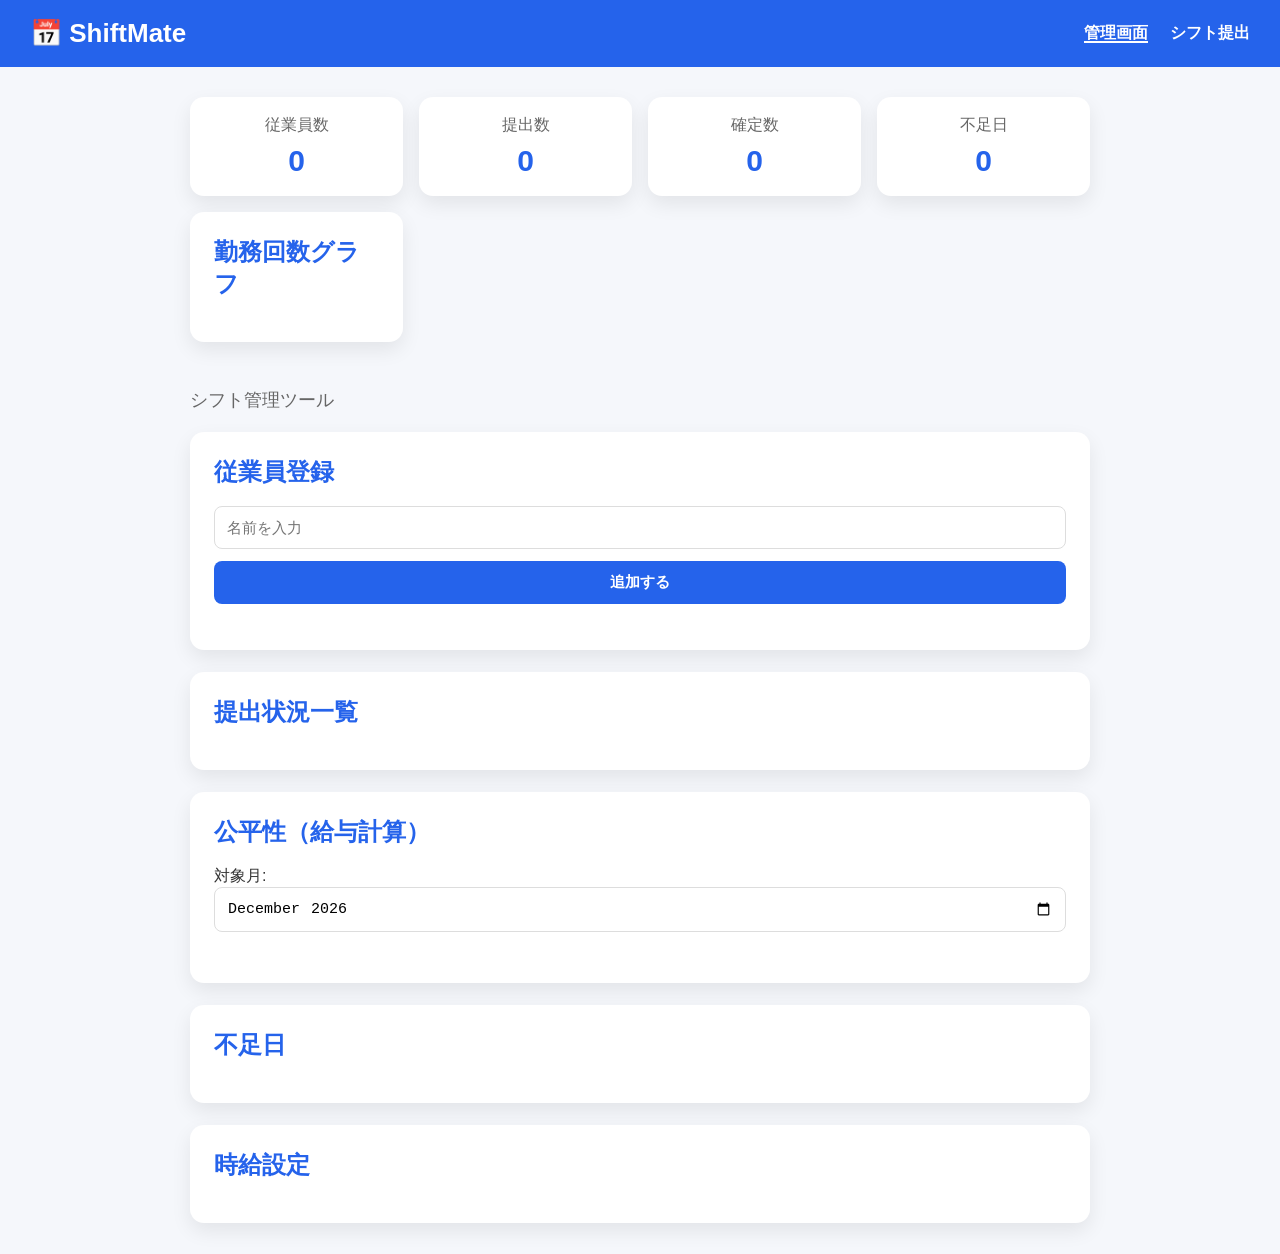
<file: index.html>
<!DOCTYPE html>
<html lang="ja">

<head>
  <meta charset="UTF-8">
  <meta name="viewport" content="width=device-width, initial-scale=1.0">
  <title>ShiftMate - 管理画面</title>
  <link rel="stylesheet" href="style.css">
</head>

<body>

  <!-- ナビゲーション -->
  <nav class="navbar">
    <h1 class="logo">📅 ShiftMate</h1>

    <div class="nav-links">
      <a href="index.html" class="active">管理画面</a>
      <a href="shift.html">シフト提出</a>
    </div>
  </nav>

  <div class="container">
    <div class="dashboard">

      <div class="dash-card">
        <p>従業員数</p>
        <h2 id="staffCount">0</h2>
      </div>

      <div class="dash-card">
        <p>提出数</p>
        <h2 id="shiftCount">0</h2>
      </div>

      <div class="dash-card">
        <p>確定数</p>
        <h2 id="approvedCount">0</h2>
      </div>

      <div class="dash-card">
        <p>不足日</p>
        <h2 id="alertCount">0</h2>
      </div>
      <div class="card">
        <h2>勤務回数グラフ</h2>
        <div id="chartArea"></div>
      </div>
    </div>

    <p class="subtitle">シフト管理ツール</p>

    <!-- 従業員登録 -->
    <div class="card">
      <h2>従業員登録</h2>

      <input type="text" id="nameInput" placeholder="名前を入力">

      <button id="addBtn">追加する</button>

      <ul id="staffList"></ul>
    </div>

    <!-- 提出状況一覧 -->
    <div class="card">
      <h2>提出状況一覧</h2>

      <ul id="adminShiftList"></ul>
    </div>

    <!-- 公平性レポート -->
    <div class="card">
      <h2>公平性（給与計算）</h2>

      <div style="margin-bottom: 15px;">
        <label for="reportMonthInput">対象月:</label>
        <input type="month" id="reportMonthInput">
      </div>

      <ul id="reportList"></ul>
    </div>

    <!-- 不足日アラート -->
    <div class="card">
      <h2>不足日</h2>

      <ul id="alertList"></ul>
    </div>
    <div class="card">
      <h2>時給設定</h2>
      <div id="wageList"></div>

    </div>

  </div>

  <script src="script.js"></script>
</body>

</html>
</file>
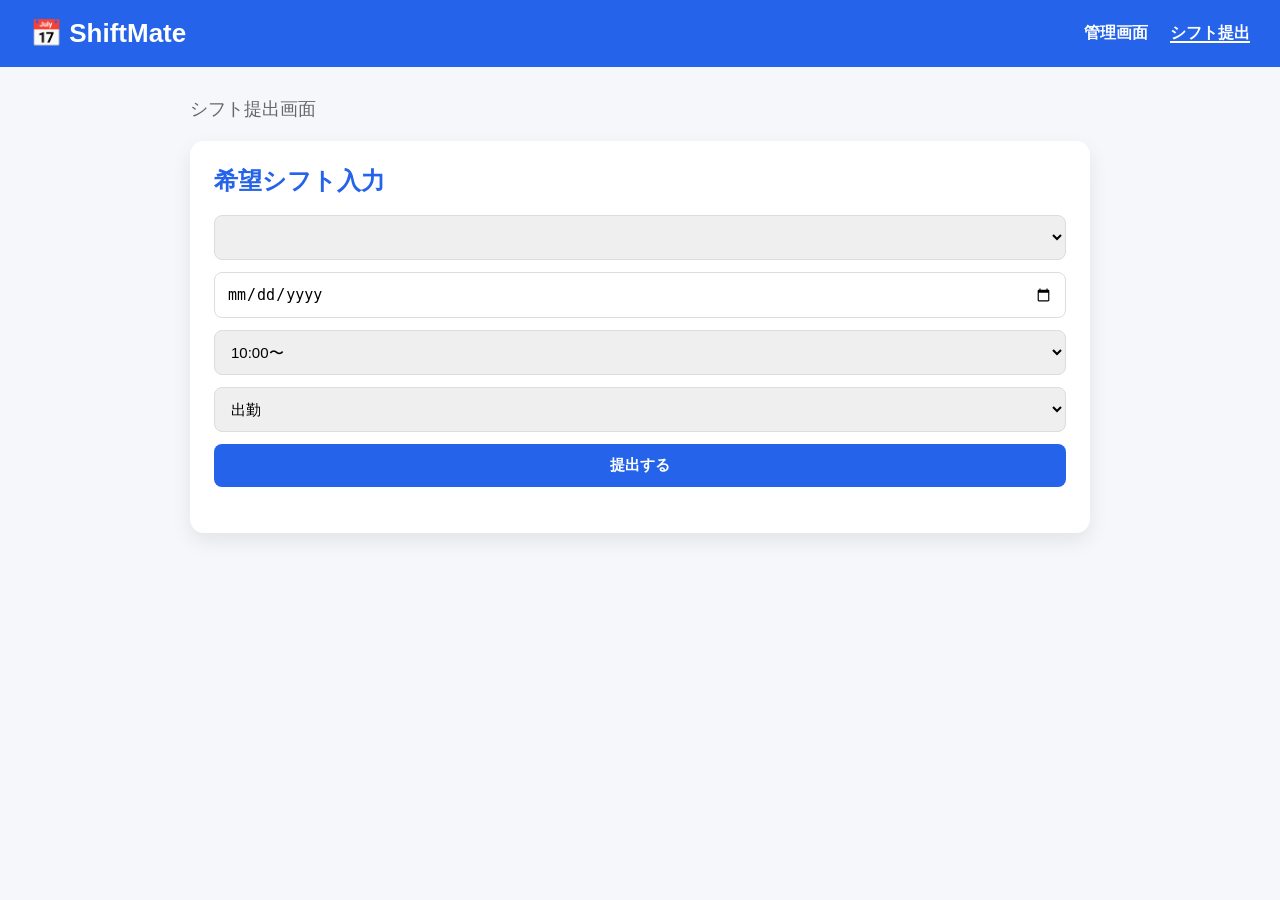
<file: shift.html>
<!DOCTYPE html>
<html lang="ja">

<head>
  <meta charset="UTF-8">
  <meta name="viewport" content="width=device-width, initial-scale=1.0">
  <title>ShiftMate - シフト提出</title>
  <link rel="stylesheet" href="style.css">
</head>

<body>

  <!-- ナビゲーション -->
  <nav class="navbar">
    <h1 class="logo">📅 ShiftMate</h1>

    <div class="nav-links">
      <a href="index.html">管理画面</a>
      <a href="shift.html" class="active">シフト提出</a>
    </div>
  </nav>

  <div class="container">

    <p class="subtitle">シフト提出画面</p>

    <div class="card">

      <h2>希望シフト入力</h2>

      <!-- 従業員選択 -->
      <select id="staffSelect"></select>

      <!-- 日付 -->
      <input type="date" id="dateInput">

      <!-- 昼夜選択 -->
      <select id="timeSelect">
        <option value="10:00〜">10:00〜</option>
        <option value="11:00〜">11:00〜</option>
        <option value="17:00〜">17:00〜</option>
        <option value="18:00〜">18:00〜</option>
        <option value="19:00〜">19:00〜</option>
      </select>

      <!-- 出勤 / 休み -->
      <select id="statusSelect">
        <option value="出勤">出勤</option>
        <option value="休み">休み</option>
      </select>

      <!-- 提出ボタン -->
      <button id="submitShiftBtn">提出する</button>

      <!-- 提出一覧 -->
      <ul id="shiftList"></ul>

    </div>

  </div>

  <script src="script.js"></script>
</body>

</html>
</file>
<file: style.css>
* {
  margin: 0;
  padding: 0;
  box-sizing: border-box;
}

body {
  background: #f5f7fb;
  font-family: "Segoe UI", sans-serif;
  color: #333;
}

.navbar {
  background: #2563eb;
  color: white;
  padding: 18px 30px;
  display: flex;
  justify-content: space-between;
  align-items: center;
}

.logo {
  font-size: 26px;
}

.nav-links a {
  color: white;
  text-decoration: none;
  margin-left: 18px;
  font-weight: bold;
}

.nav-links .active {
  border-bottom: 2px solid white;
}

.container {
  width: 90%;
  max-width: 900px;
  margin: 30px auto;
}

.subtitle {
  font-size: 18px;
  margin-bottom: 20px;
  color: #666;
}

.card {
  background: white;
  border-radius: 14px;
  padding: 24px;
  margin-bottom: 22px;
  box-shadow: 0 8px 20px rgba(0, 0, 0, 0.08);
}

.card h2 {
  margin-bottom: 18px;
  color: #2563eb;
}

input,
select,
button {
  width: 100%;
  padding: 12px;
  margin-bottom: 12px;
  border-radius: 8px;
  border: 1px solid #ddd;
  font-size: 15px;
}

button {
  background: #2563eb;
  color: white;
  border: none;
  font-weight: bold;
  cursor: pointer;
  transition: 0.2s;
}

button:hover {
  background: #1d4ed8;
}

ul {
  list-style: none;
  margin-top: 10px;
}

li {
  background: #f8fafc;
  padding: 12px;
  border-radius: 8px;
  margin-bottom: 10px;
  line-height: 1.6;
}

li button {
  width: auto;
  margin-left: 8px;
  padding: 6px 10px;
  font-size: 13px;
}

#wageList div {
  display: flex;
  gap: 10px;
  margin-bottom: 10px;
}

#wageList span {
  width: 80px;
  line-height: 42px;
}

#wageList input {
  margin-bottom: 0;
}

@media (max-width: 600px) {
  .navbar {
    flex-direction: column;
    gap: 10px;
  }

  .nav-links a {
    margin: 0 8px;
  }

  #wageList div {
    flex-direction: column;
  }

  #wageList span {
    width: auto;
    line-height: normal;
  }
}

.status {
  padding: 4px 8px;
  border-radius: 6px;
  color: white;
  font-size: 13px;
  font-weight: bold;
}

.work {
  background: #16a34a;
}

.off {
  background: #dc2626;
}

.approved {
  background: #2563eb;
}

.dashboard {
  display: grid;
  grid-template-columns: repeat(auto-fit, minmax(180px, 1fr));
  gap: 16px;
  margin-bottom: 24px;
}

.dash-card {
  background: white;
  border-radius: 14px;
  padding: 18px;
  text-align: center;
  box-shadow: 0 8px 20px rgba(0, 0, 0, 0.08);
}

.dash-card p {
  color: #666;
  margin-bottom: 8px;
}

.dash-card h2 {
  color: #2563eb;
  font-size: 30px;
}

.chart-row {
  display: flex;
  align-items: center;
  gap: 10px;
  margin-bottom: 12px;
}

.chart-row span {
  width: 80px;
}

.bar {
  background: #2563eb;
  color: white;
  padding: 8px;
  border-radius: 8px;
  min-width: 30px;
}
</file>
